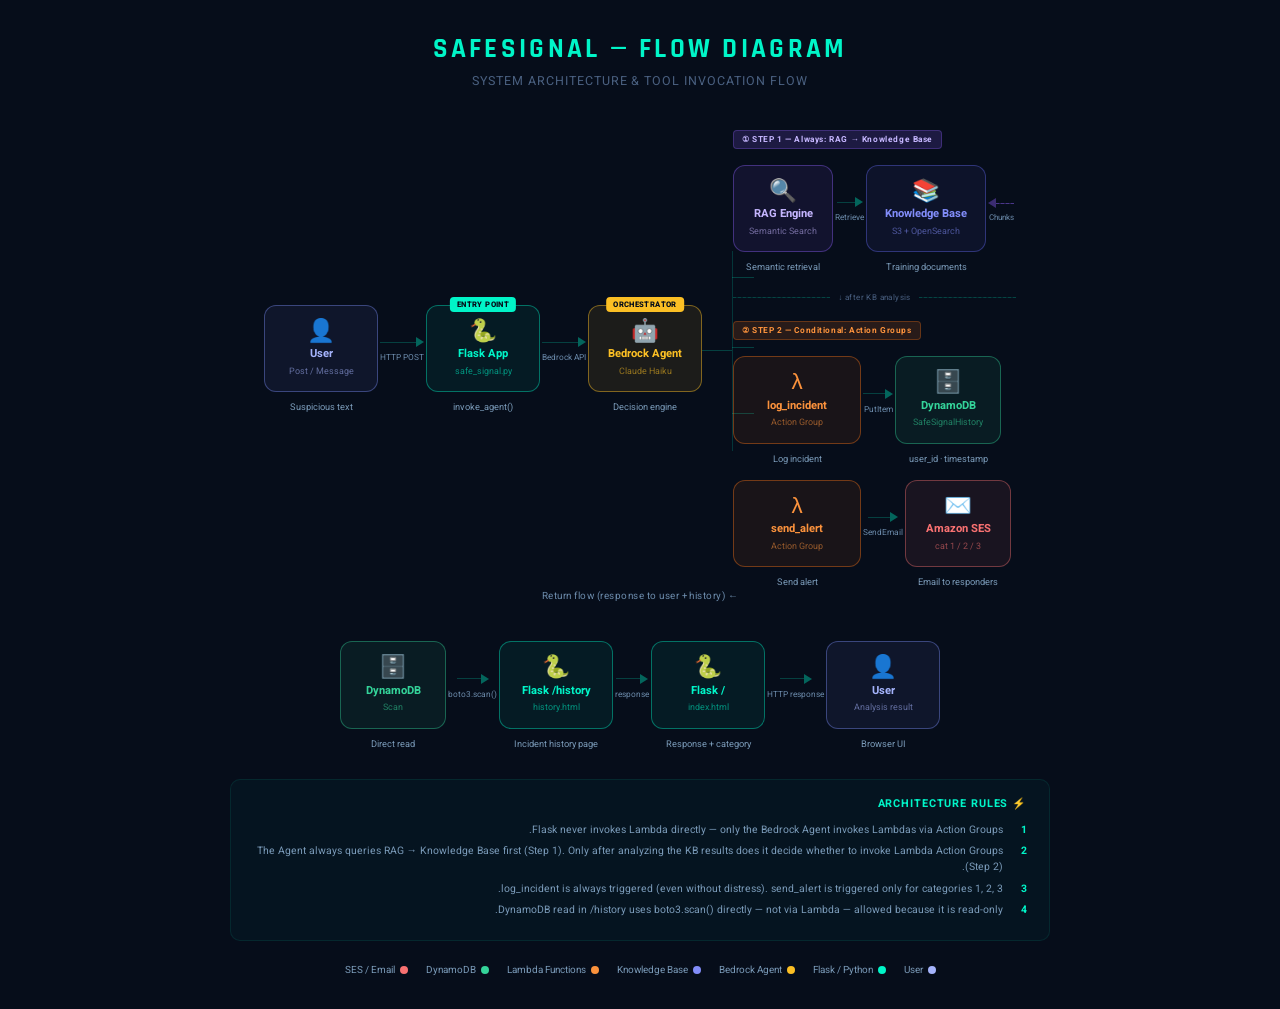
<file: architecture.html>
<!DOCTYPE html>
<html lang="he" dir="rtl">
<head>
<meta charset="UTF-8">
<meta name="viewport" content="width=device-width, initial-scale=1.0">
<title>SafeSignal — Flow Diagram</title>
<link href="https://fonts.googleapis.com/css2?family=Heebo:wght@300;400;600;700;800&family=Rajdhani:wght@600;700&display=swap" rel="stylesheet">
<style>
* { box-sizing: border-box; margin: 0; padding: 0; }
body {
  background: #060d1a;
  color: #e2e8f0;
  font-family: 'Heebo', sans-serif;
  min-height: 100vh;
  display: flex;
  flex-direction: column;
  align-items: center;
  justify-content: center;
  padding: 32px 24px;
}

h1 {
  font-family: 'Rajdhani', sans-serif;
  font-size: 1.7rem;
  letter-spacing: 0.12em;
  color: #00f5c8;
  text-align: center;
  margin-bottom: 6px;
}
.subtitle {
  font-size: 0.78rem;
  color: #4a6080;
  text-align: center;
  margin-bottom: 40px;
  letter-spacing: 0.08em;
}

/* ── MAIN FLOW ROW ── */
.main-flow {
  display: flex;
  align-items: center;
  gap: 0;
  width: 100%;
  max-width: 1160px;
  justify-content: center;
  direction: ltr;
}

/* Node */
.node {
  display: flex;
  flex-direction: column;
  align-items: center;
  gap: 6px;
  flex-shrink: 0;
}
.node-box {
  display: flex;
  flex-direction: column;
  align-items: center;
  justify-content: center;
  gap: 5px;
  padding: 14px 12px;
  border-radius: 12px;
  border: 1px solid;
  width: 114px;
  min-height: 80px;
  text-align: center;
  position: relative;
}
.node-icon  { font-size: 1.4rem; line-height: 1; }
.node-title { font-size: 0.7rem; font-weight: 700; line-height: 1.2; }
.node-sub   { font-size: 0.56rem; opacity: 0.55; line-height: 1.3; }
.node-label { font-size: 0.58rem; color: #7a9ab8; text-align: center; max-width: 130px; margin-top: 2px; }

/* Palette */
.c-user   { background: rgba(124,140,248,0.08); border-color: rgba(124,140,248,0.4); color: #a5b4fc; }
.c-flask  { background: rgba(0,245,200,0.06);   border-color: rgba(0,245,200,0.4);   color: #00f5c8; }
.c-agent  { background: rgba(251,191,36,0.09);  border-color: rgba(251,191,36,0.45); color: #fbbf24; }
.c-kb     { background: rgba(99,102,241,0.08);  border-color: rgba(99,102,241,0.4);  color: #818cf8; }
.c-lambda { background: rgba(249,115,22,0.08);  border-color: rgba(249,115,22,0.4);  color: #fb923c; }
.c-dynamo { background: rgba(52,211,153,0.08);  border-color: rgba(52,211,153,0.4);  color: #34d399; }
.c-ses    { background: rgba(248,113,113,0.08); border-color: rgba(248,113,113,0.4); color: #f87171; }

/* Badge */
.badge {
  position: absolute;
  top: -9px; left: 50%; transform: translateX(-50%);
  font-size: 0.48rem;
  font-weight: 800;
  padding: 2px 7px;
  border-radius: 4px;
  letter-spacing: 0.05em;
  white-space: nowrap;
}
.badge-teal   { background: #00f5c8; color: #060d1a; }
.badge-yellow { background: #fbbf24; color: #060d1a; }

/* Arrow horizontal */
.arrow {
  display: flex;
  flex-direction: column;
  align-items: center;
  flex-shrink: 0;
  padding: 0 2px;
  margin-top: -18px; /* align to box center */
}
.arr-wrap { display: flex; align-items: center; }
.arr-line { width: 36px; height: 1px; background: rgba(0,245,200,0.22); }
.arr-head {
  width:0; height:0;
  border-top: 5px solid transparent;
  border-bottom: 5px solid transparent;
  border-left: 8px solid rgba(0,245,200,0.38);
}
.arr-label { font-size: 0.52rem; color: #6b8aaa; white-space: nowrap; margin-top: 4px; }

/* ── BRANCH COLUMN (Agent tools) ── */
.branch-col {
  display: flex;
  flex-direction: column;
  gap: 14px;
}

/* Horizontal branch row */
.b-row {
  display: flex;
  align-items: center;
  gap: 0;
}

/* Vertical stem from agent */
.stem {
  display: flex;
  flex-direction: column;
  align-items: center;
  margin: 0 2px;
  gap: 0;
  flex-shrink: 0;
}
.stem-line { width: 1px; flex: 1; background: rgba(0,245,200,0.18); }
.stem-h    { width: 28px; height: 1px; background: rgba(0,245,200,0.22); }

/* ── RETURN ROW (below) ── */
.return-row {
  display: flex;
  align-items: center;
  justify-content: center;
  gap: 0;
  direction: ltr;
  margin-top: 28px;
}
.return-label {
  font-size: 0.58rem;
  color: #2a4060;
  margin-bottom: 3px;
  text-align: center;
}

/* ── NOTES ── */
.notes {
  margin-top: 28px;
  max-width: 820px;
  width: 100%;
  background: rgba(0,245,200,0.03);
  border: 1px solid rgba(0,245,200,0.09);
  border-radius: 10px;
  padding: 16px 22px;
}
.notes-title {
  font-size: 0.68rem;
  font-weight: 700;
  color: #00f5c8;
  margin-bottom: 10px;
  letter-spacing: 0.08em;
}
.note-row {
  display: flex;
  gap: 8px;
  font-size: 0.65rem;
  color: #7a9ab8;
  margin-bottom: 6px;
  line-height: 1.5;
}
.note-num { color: #00f5c8; font-weight: 700; flex-shrink: 0; width: 16px; }

/* ── LEGEND ── */
.legend {
  display: flex;
  gap: 18px;
  flex-wrap: wrap;
  justify-content: center;
  margin-top: 22px;
}
.legend-item { display: flex; align-items: center; gap: 5px; font-size: 0.62rem; color: #7a9ab8; }
.legend-dot  { width: 8px; height: 8px; border-radius: 50%; flex-shrink: 0; }

/* Divider between branch sections */
.branch-divider {
  height: 1px;
  background: rgba(0,245,200,0.08);
  margin: 0 4px;
}

/* Step label */
.step-label {
  font-size: 0.52rem;
  font-weight: 700;
  letter-spacing: 0.07em;
  padding: 2px 8px;
  border-radius: 4px;
  white-space: nowrap;
  align-self: flex-start;
  margin-bottom: 2px;
}
.step-1 { background: rgba(139,92,246,0.18); color: #c4b5fd; border: 1px solid rgba(139,92,246,0.3); }
.step-2 { background: rgba(249,115,22,0.14); color: #fb923c; border: 1px solid rgba(249,115,22,0.3); }

/* Between-step divider */
.step-divider {
  display: flex;
  align-items: center;
  gap: 8px;
  margin: 4px 0;
  font-size: 0.5rem;
  color: #4a6080;
}
.step-divider-line { flex: 1; height: 1px; background: rgba(0,245,200,0.1); border-top: 1px dashed rgba(0,245,200,0.15); }
.step-divider-text { white-space: nowrap; letter-spacing: 0.05em; }
</style>
</head>
<body>

<h1>SAFESIGNAL — FLOW DIAGRAM</h1>
<div class="subtitle">SYSTEM ARCHITECTURE &amp; TOOL INVOCATION FLOW</div>

<!-- ══════════════ MAIN FLOW ══════════════ -->
<div class="main-flow">

  <!-- USER -->
  <div class="node">
    <div class="node-box c-user">
      <div class="node-icon">👤</div>
      <div class="node-title">User</div>
      <div class="node-sub">Post / Message</div>
    </div>
    <div class="node-label">Suspicious text</div>
  </div>

  <div class="arrow">
    <div class="arr-wrap"><div class="arr-line"></div><div class="arr-head"></div></div>
    <div class="arr-label">HTTP POST</div>
  </div>

  <!-- FLASK -->
  <div class="node">
    <div class="node-box c-flask">
      <div class="badge badge-teal">ENTRY POINT</div>
      <div class="node-icon">🐍</div>
      <div class="node-title">Flask App</div>
      <div class="node-sub">safe_signal.py</div>
    </div>
    <div class="node-label">invoke_agent()</div>
  </div>

  <div class="arrow">
    <div class="arr-wrap"><div class="arr-line"></div><div class="arr-head"></div></div>
    <div class="arr-label">Bedrock API</div>
  </div>

  <!-- AGENT -->
  <div class="node">
    <div class="node-box c-agent">
      <div class="badge badge-yellow">ORCHESTRATOR</div>
      <div class="node-icon">🤖</div>
      <div class="node-title">Bedrock Agent</div>
      <div class="node-sub">Claude Haiku</div>
    </div>
    <div class="node-label">Decision engine</div>
  </div>

  <!-- Stem connector -->
  <div style="display:flex;align-items:center;flex-shrink:0;margin-top:-18px;">
    <div style="width:30px;height:1px;background:rgba(0,245,200,0.22);"></div>
    <!-- vertical stem -->
    <div style="width:1px;height:200px;background:rgba(0,245,200,0.18);position:relative;">
      <!-- three horizontal branches -->
      <div style="position:absolute;top:26px;left:0;width:22px;height:1px;background:rgba(0,245,200,0.22);"></div>
      <div style="position:absolute;top:96px;left:0;width:22px;height:1px;background:rgba(0,245,200,0.22);"></div>
      <div style="position:absolute;top:162px;left:0;width:22px;height:1px;background:rgba(0,245,200,0.22);"></div>
    </div>
  </div>

  <!-- BRANCH COLUMN -->
  <div class="branch-col">

    <!-- STEP 1 label -->
    <div class="step-label step-1">① STEP 1 — Always: RAG → Knowledge Base</div>

    <!-- KB + RAG -->
    <div class="b-row">
      <!-- RAG engine node -->
      <div class="node">
        <div class="node-box" style="width:100px;background:rgba(139,92,246,0.09);border-color:rgba(139,92,246,0.4);color:#c4b5fd;">
          <div class="node-icon">🔍</div>
          <div class="node-title">RAG Engine</div>
          <div class="node-sub">Semantic Search</div>
        </div>
        <div class="node-label">Semantic retrieval</div>
      </div>
      <div class="arrow" style="margin-top:-18px;">
        <div class="arr-wrap"><div class="arr-line" style="width:18px;"></div><div class="arr-head"></div></div>
        <div class="arr-label">Retrieve</div>
      </div>
      <!-- Knowledge Base -->
      <div class="node">
        <div class="node-box c-kb" style="width:120px;">
          <div class="node-icon">📚</div>
          <div class="node-title">Knowledge Base</div>
          <div class="node-sub">S3 + OpenSearch</div>
        </div>
        <div class="node-label">Training documents</div>
      </div>
      <!-- Return arrow (dashed style) -->
      <div style="display:flex;flex-direction:column;align-items:center;flex-shrink:0;padding:0 2px;margin-top:-18px;">
        <div style="display:flex;align-items:center;">
          <div style="width:0;height:0;border-top:5px solid transparent;border-bottom:5px solid transparent;border-right:8px solid rgba(139,92,246,0.4);"></div>
          <div style="width:18px;height:1px;background:rgba(139,92,246,0.3);border-top:1px dashed rgba(139,92,246,0.3);"></div>
        </div>
        <div style="font-size:0.5rem;color:#6b8aaa;white-space:nowrap;margin-top:4px;">Chunks</div>
      </div>
    </div>

    <!-- Step divider -->
    <div class="step-divider">
      <div class="step-divider-line"></div>
      <div class="step-divider-text">↓ after KB analysis</div>
      <div class="step-divider-line"></div>
    </div>

    <!-- STEP 2 label -->
    <div class="step-label step-2">② STEP 2 — Conditional: Action Groups</div>

    <!-- log_incident → DynamoDB -->
    <div class="b-row">
      <div class="node">
        <div class="node-box c-lambda" style="width:128px;">
          <div class="node-icon">λ</div>
          <div class="node-title">log_incident</div>
          <div class="node-sub">Action Group</div>
        </div>
        <div class="node-label">Log incident</div>
      </div>
      <div class="arrow" style="margin-top:-18px;">
        <div class="arr-wrap"><div class="arr-line" style="width:22px;"></div><div class="arr-head"></div></div>
        <div class="arr-label">PutItem</div>
      </div>
      <div class="node">
        <div class="node-box c-dynamo" style="width:106px;">
          <div class="node-icon">🗄️</div>
          <div class="node-title">DynamoDB</div>
          <div class="node-sub">SafeSignalHistory</div>
        </div>
        <div class="node-label">user_id · timestamp</div>
      </div>
    </div>

    <!-- send_alert → SES -->
    <div class="b-row">
      <div class="node">
        <div class="node-box c-lambda" style="width:128px;">
          <div class="node-icon">λ</div>
          <div class="node-title">send_alert</div>
          <div class="node-sub">Action Group</div>
        </div>
        <div class="node-label">Send alert</div>
      </div>
      <div class="arrow" style="margin-top:-18px;">
        <div class="arr-wrap"><div class="arr-line" style="width:22px;"></div><div class="arr-head"></div></div>
        <div class="arr-label">SendEmail</div>
      </div>
      <div class="node">
        <div class="node-box c-ses" style="width:106px;">
          <div class="node-icon">✉️</div>
          <div class="node-title">Amazon SES</div>
          <div class="node-sub">cat 1 / 2 / 3</div>
        </div>
        <div class="node-label">Email to responders</div>
      </div>
    </div>

  </div>

</div>

<!-- ══════════════ RETURN / HISTORY ROW ══════════════ -->
<div style="font-size:0.62rem;color:#6b8aaa;text-align:center;margin-bottom:10px;letter-spacing:0.05em;">
  ← Return flow (response to user + history)
</div>
<div class="return-row">

  <div class="node">
    <div class="node-box c-dynamo" style="width:106px;">
      <div class="node-icon">🗄️</div>
      <div class="node-title">DynamoDB</div>
      <div class="node-sub">Scan</div>
    </div>
    <div class="node-label">Direct read</div>
  </div>

  <div class="arrow">
    <div class="arr-wrap"><div class="arr-line" style="width:24px;"></div><div class="arr-head"></div></div>
    <div class="arr-label">boto3.scan()</div>
  </div>

  <div class="node">
    <div class="node-box c-flask">
      <div class="node-icon">🐍</div>
      <div class="node-title">Flask /history</div>
      <div class="node-sub">history.html</div>
    </div>
    <div class="node-label">Incident history page</div>
  </div>

  <div class="arrow">
    <div class="arr-wrap"><div class="arr-line" style="width:24px;"></div><div class="arr-head"></div></div>
    <div class="arr-label">response</div>
  </div>

  <div class="node">
    <div class="node-box c-flask">
      <div class="node-icon">🐍</div>
      <div class="node-title">Flask /</div>
      <div class="node-sub">index.html</div>
    </div>
    <div class="node-label">Response + category</div>
  </div>

  <div class="arrow">
    <div class="arr-wrap"><div class="arr-line" style="width:24px;"></div><div class="arr-head"></div></div>
    <div class="arr-label">HTTP response</div>
  </div>

  <div class="node">
    <div class="node-box c-user">
      <div class="node-icon">👤</div>
      <div class="node-title">User</div>
      <div class="node-sub">Analysis result</div>
    </div>
    <div class="node-label">Browser UI</div>
  </div>
</div>

<!-- ══════════════ NOTES ══════════════ -->
<div class="notes">
  <div class="notes-title">⚡ ARCHITECTURE RULES</div>
  <div class="note-row"><span class="note-num">1</span><span>Flask never invokes Lambda directly — only the Bedrock Agent invokes Lambdas via Action Groups.</span></div>
  <div class="note-row"><span class="note-num">2</span><span>The Agent always queries RAG → Knowledge Base first (Step 1). Only after analyzing the KB results does it decide whether to invoke Lambda Action Groups (Step 2).</span></div>
  <div class="note-row"><span class="note-num">3</span><span>log_incident is always triggered (even without distress). send_alert is triggered only for categories 1, 2, 3.</span></div>
  <div class="note-row"><span class="note-num">4</span><span>DynamoDB read in /history uses boto3.scan() directly — not via Lambda — allowed because it is read-only.</span></div>
</div>

<!-- ══════════════ LEGEND ══════════════ -->
<div class="legend">
  <div class="legend-item"><div class="legend-dot" style="background:#a5b4fc"></div>User</div>
  <div class="legend-item"><div class="legend-dot" style="background:#00f5c8"></div>Flask / Python</div>
  <div class="legend-item"><div class="legend-dot" style="background:#fbbf24"></div>Bedrock Agent</div>
  <div class="legend-item"><div class="legend-dot" style="background:#818cf8"></div>Knowledge Base</div>
  <div class="legend-item"><div class="legend-dot" style="background:#fb923c"></div>Lambda Functions</div>
  <div class="legend-item"><div class="legend-dot" style="background:#34d399"></div>DynamoDB</div>
  <div class="legend-item"><div class="legend-dot" style="background:#f87171"></div>SES / Email</div>
</div>

</body>
</html>
</file>
